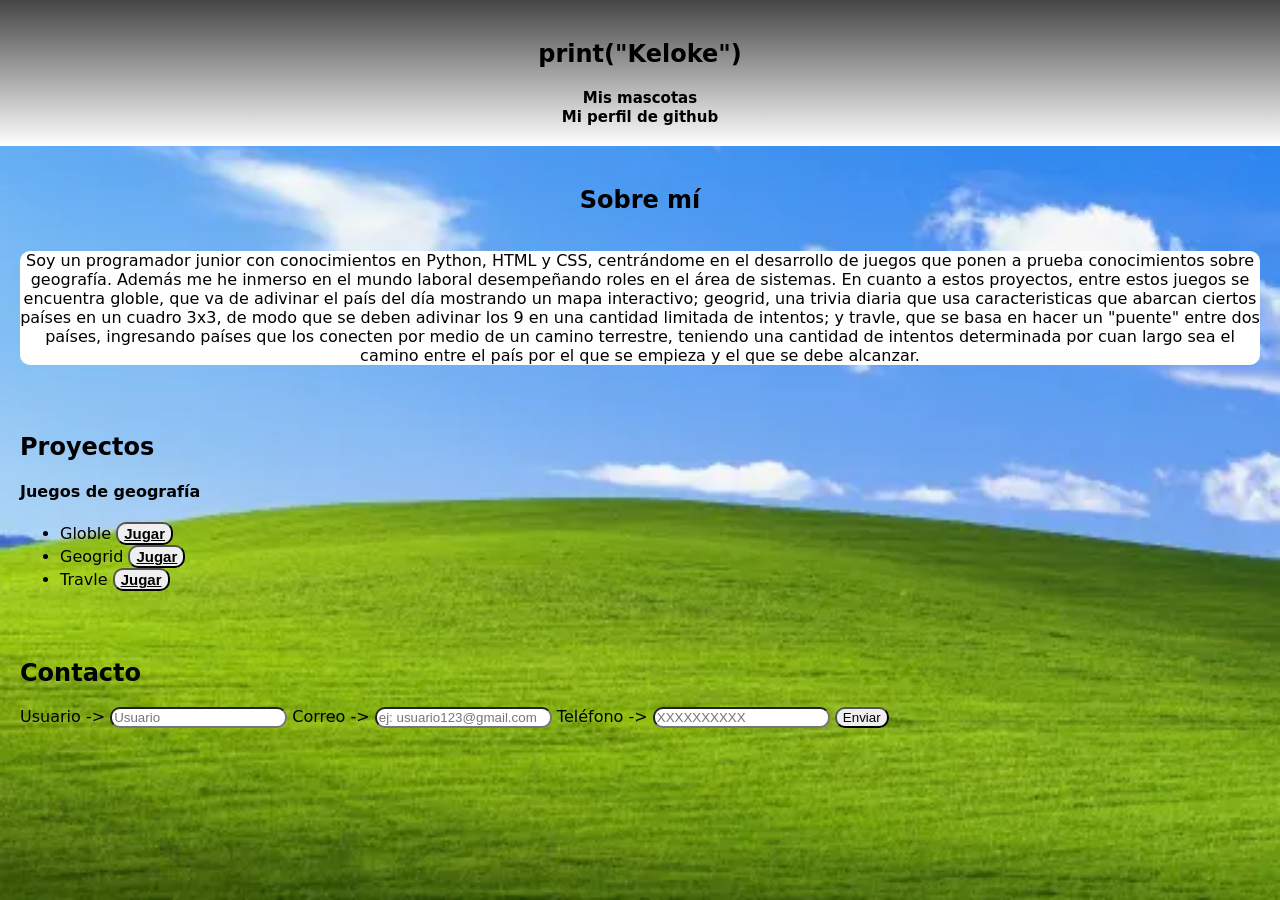
<file: portafolio/index.html>
<!DOCTYPE html>
<html lang="en">
<head>
    <meta charset="UTF-8">
    <meta name="viewport" content="width=device-width, initial-scale=1.0">
    <title>Mi portafolio</title>
    <link rel="stylesheet" href="styles.css">
</head>

<body>
<header>
    <nav>
        <h1>print("Keloke")</h1>
        <div>
            <a class="hover "href="mascotas.html">Mis mascotas</a>
        </div>
        
        <div>
            <a class="hover "href="https://github.com/danielbaneado">Mi perfil de github</a>
        </div>
        
    </nav>
</header>

<section class="portafolio">
    <div class="organize">
        <h2>Sobre mí</h2>
        <p>Soy un programador junior con conocimientos en Python, HTML y CSS, centrándome en el desarrollo de juegos que ponen a prueba conocimientos sobre geografía.
        Además me he inmerso en el mundo laboral desempeñando roles en el área de sistemas. En cuanto a estos proyectos, entre estos juegos se encuentra globle, que va de adivinar
        el país del día mostrando un mapa interactivo; geogrid, una trivia diaria que usa caracteristicas que abarcan ciertos países en un cuadro 3x3, de modo que se deben adivinar los 9
        en una cantidad limitada de intentos; y travle, que se basa en hacer un "puente" entre dos países, ingresando países que los conecten por medio de un camino terrestre,
        teniendo una cantidad de intentos determinada por cuan largo sea el camino entre el país por el que se empieza y el que se debe alcanzar.
        </p>
    </div>

    <div>
        <h2>Proyectos</h2>
        <h4>Juegos de geografía</h4>
        <ul>
            <li>Globle <button class="highlight hover"> <a href="https://globle-game.com">Jugar</a> </button> </li>
            <li>Geogrid <button class="highlight hover"> <a href="https://www.geogridgame.com">Jugar</a> </button> </li>
            <li>Travle <button class="highlight hover"> <a href="https://travle.earth">Jugar</a> </button> </li>
        </ul>
    </div>
        
    <div>
        <h2>Contacto</h2>
        <form>
            <label>
                <span>Usuario -></span>
                <input class="highlight" type="nombre" id="nombre" name="nombre" placeholder="Usuario"/>
            </label>

            <label>
                <span>Correo -></span>
                <input class="highlight" type="correo" id="correo" name="correo" placeholder="ej: usuario123@gmail.com"/>
            </label>
                    
            <label>
                <span>Teléfono -></span>
                <input class="highlight" type="teléfono" id="teléfono" name="teléfono" placeholder="XXXXXXXXXX"/>
            </label>
            <button class="highlight">Enviar</button>
        </form>
    </div>
</section>
</body>

</html>
</file>
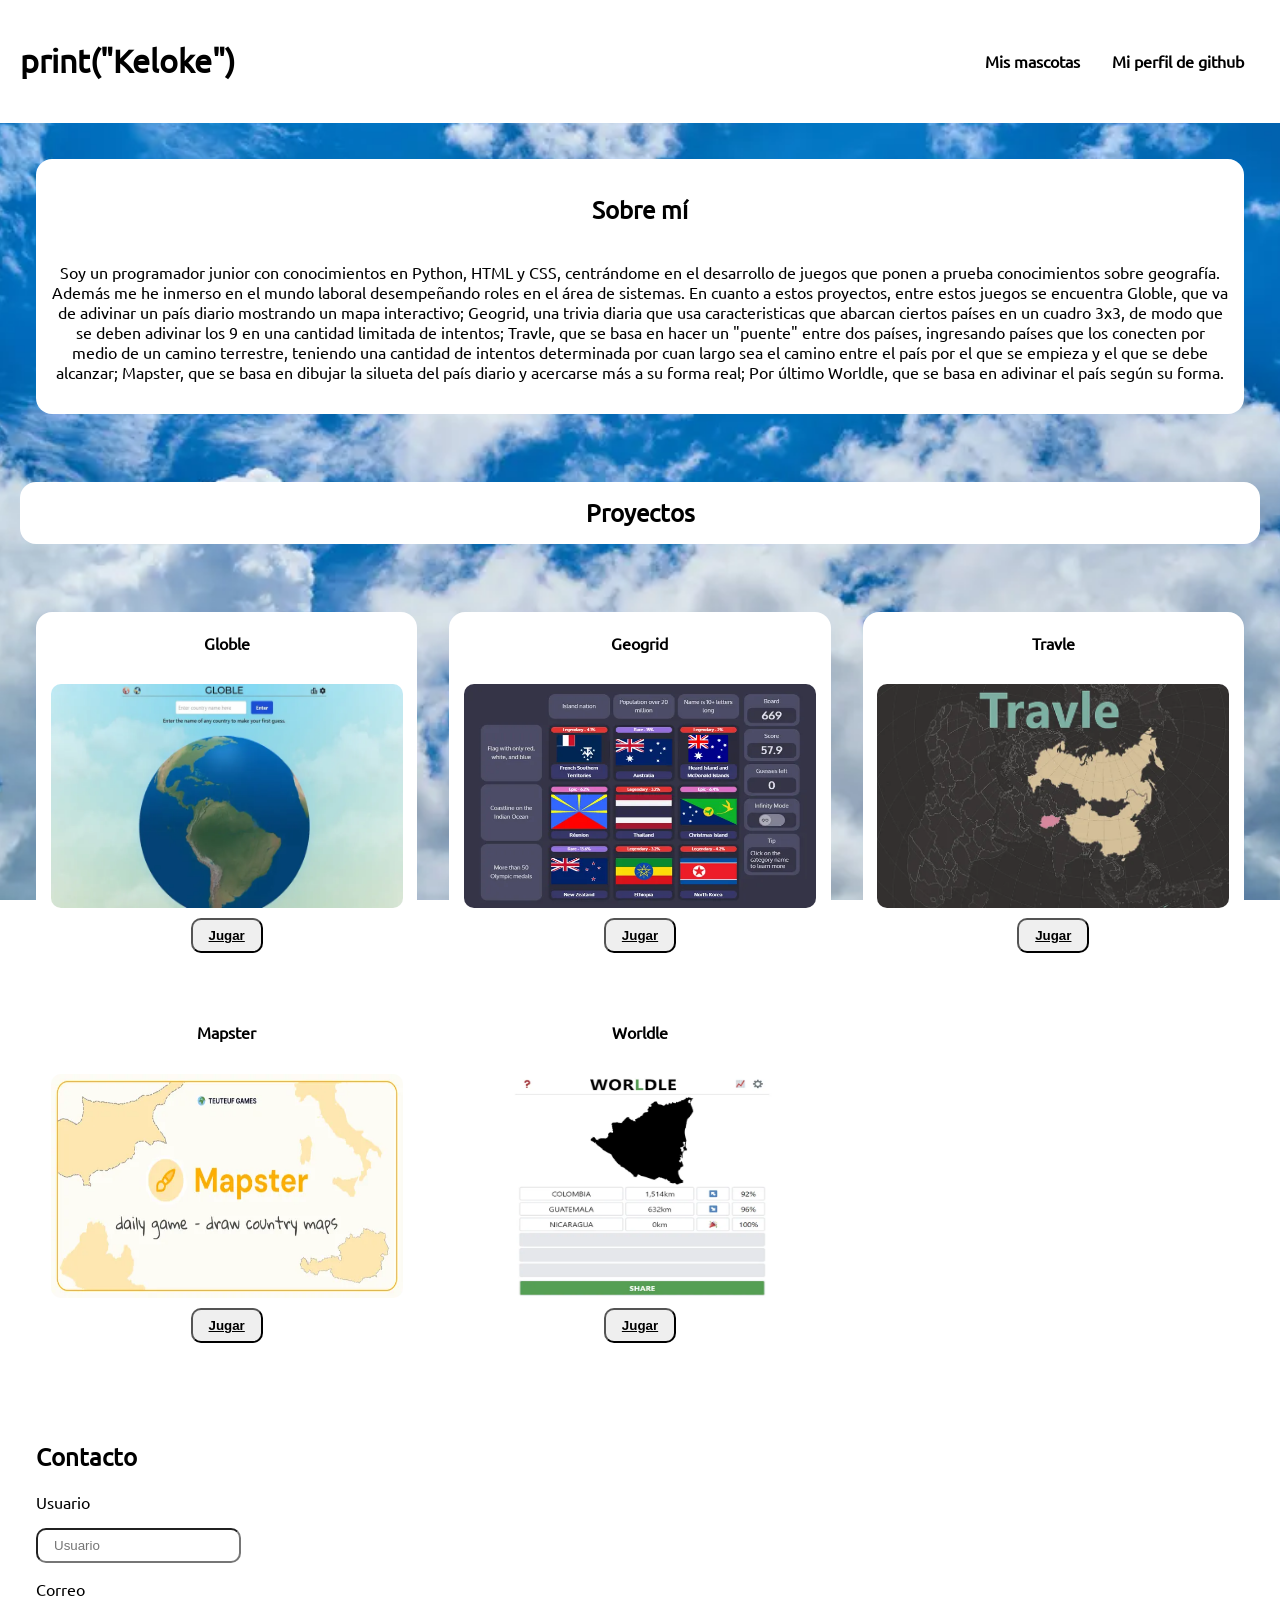
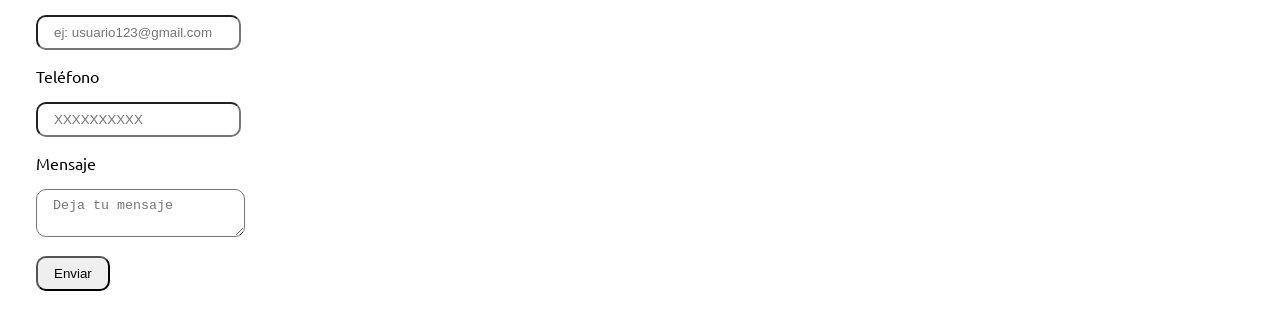
<file: s2/index.html>
<!DOCTYPE html>
<html lang="en">
<head>
    <meta charset="UTF-8">
    <meta name="viewport" content="width=device-width, initial-scale=1.0">
    <title>Mi portafolio</title>
    <link rel="stylesheet" href="styles.css">
</head>

<body>
<header>
    <h1>print("Keloke")</h1>
        <nav>
            <div class="navigation">
                <a class="hover "href="mascotas.html">Mis mascotas</a>
                <a class="hover "href="https://github.com/danielbaneado">Mi perfil de github</a>
            </div>
        </nav>
</header>

<section class="portafolio">
    <div class="organize">
        <h2>Sobre mí</h2>
        <p>Soy un programador junior con conocimientos en Python, HTML y CSS, centrándome en el desarrollo de juegos que ponen a prueba conocimientos sobre geografía.
        Además me he inmerso en el mundo laboral desempeñando roles en el área de sistemas. En cuanto a estos proyectos, entre estos juegos se encuentra Globle, que va de adivinar
        un país diario mostrando un mapa interactivo; Geogrid, una trivia diaria que usa caracteristicas que abarcan ciertos países en un cuadro 3x3, de modo que se deben adivinar los 9
        en una cantidad limitada de intentos; Travle, que se basa en hacer un "puente" entre dos países, ingresando países que los conecten por medio de un camino terrestre,
        teniendo una cantidad de intentos determinada por cuan largo sea el camino entre el país por el que se empieza y el que se debe alcanzar; Mapster, que se basa en dibujar la silueta
        del país diario y acercarse más a su forma real; Por último Worldle, que se basa en adivinar el país según su forma.
        </p>
    </div>
    
    <h2 id="mostrar">Proyectos</h2>
    <div class="proyectos">
            <div class="proyecto">
                <h4>Globle</h4>
                <img src="./images/globle.webp" alt="Globle">
                <button class="highlight hover"> <a href="https://globle-game.com">Jugar</a> </button>
                
            </div>

            <div class="proyecto">
                <h4>Geogrid</h4>
                <img src="./images/geogrid2.webp" alt="Geogrid">
                <button class="highlight hover"> <a href="https://www.geogridgame.com">Jugar</a> </button>
                
            </div>
            
            <div class="proyecto">
                <h4>Travle</h4>
                <img src="./images/travle.webp" alt="Travle">
                <button class="highlight hover"> <a href="https://travle.earth">Jugar</a> </button>
            </div>

            <div class="proyecto">
                <h4>Mapster</h4>
                <img src="./images/mapster.webp" alt="Mapster">
                <button class="highlight hover"> <a href="https://mapster.teuteuf.fr">Jugar</a> </button>
            </div>

            <div class="proyecto">
                <h4>Worldle</h4>
                <img src="./images/worldle.webp" alt="Worldle">
                <button class="highlight hover"> <a href="https://worldle.game">Jugar</a> </button>
            </div>
    </div>
        
    <div class="form">
        <h2>Contacto</h2>
        <form>
            <label>Usuario</label>
            <div class="campo">
                <input class="highlight" type="nombre" id="nombre" name="nombre" placeholder="Usuario"/>
            </div>

            <label>Correo</label>
            <div class="campo">
                    <input class="highlight" type="correo" id="correo" name="correo" placeholder="ej: usuario123@gmail.com"/>
            </div>
            
            <label>Teléfono</label>
            <div class="campo">
                <input class="highlight" type="teléfono" id="teléfono" name="teléfono" placeholder="XXXXXXXXXX"/>
            </div>

            <label>Mensaje</label>
            <div class="campo">
                <textarea class="highlight" id="mensaje" name="mensaje" placeholder="Deja tu mensaje"></textarea>
            </div>
            <button class="highlight">Enviar</button>
        </form>
    </div>
</section>
</body>

</html>
</file>
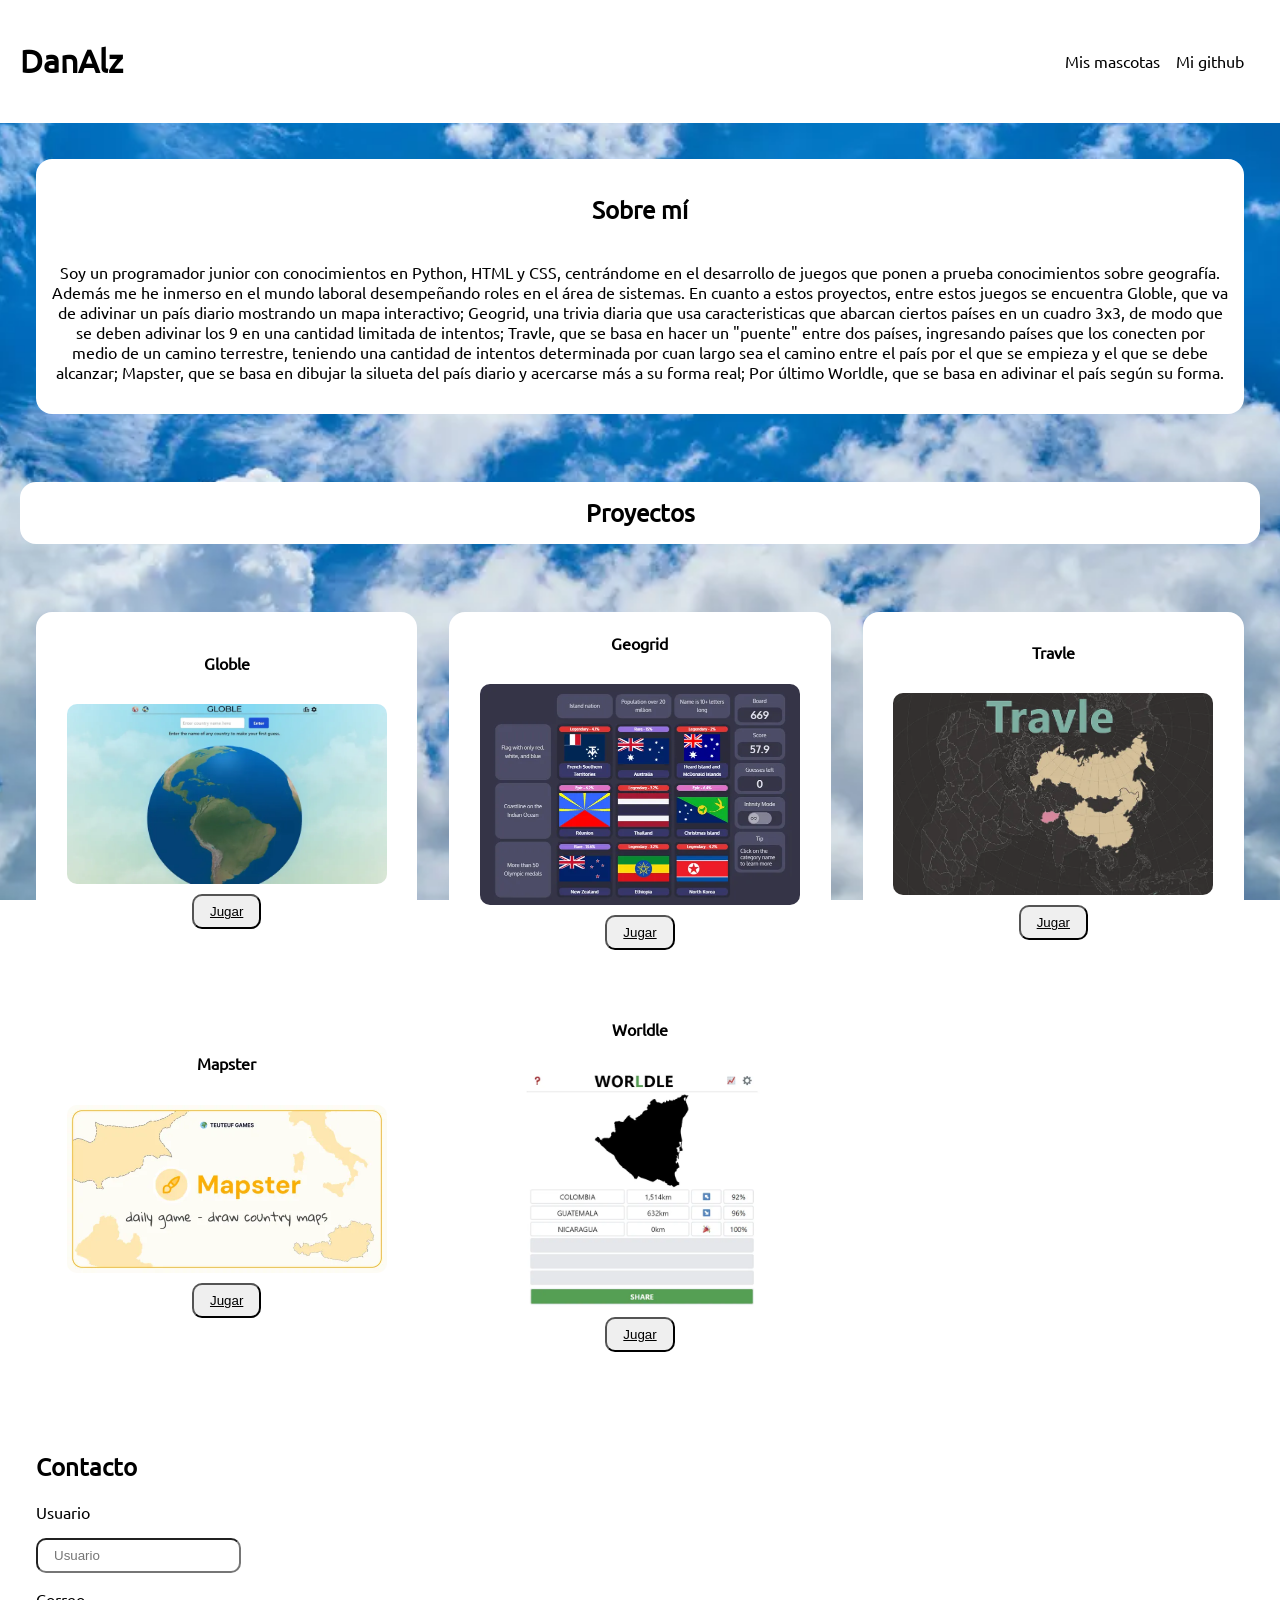
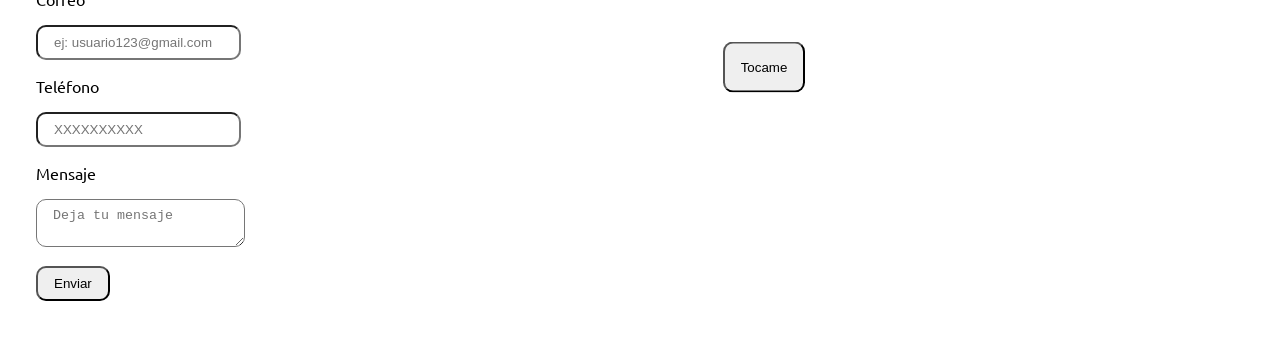
<file: s3/index.html>
<!DOCTYPE html>
<html lang="en">
<head>
    <meta charset="UTF-8">
    <meta name="viewport" content="width=device-width, initial-scale=1.0">
    <title>Mi portafolio</title>
    <link rel="stylesheet" href="styles.css">
</head>

<body>
<header>
    <h1>DanAlz</h1>
        <nav>
            <div class="navigation">
                <a class="hover" href="./mascotas.html">Mis mascotas</a>
                <a class="hover" href="https://github.com/danielbaneado">Mi github</a>
            </div>
        </nav>
</header>

<section class="portafolio">
    <div class="organize">
        <h2>Sobre mí</h2>
        <p>Soy un programador junior con conocimientos en Python, HTML y CSS, centrándome en el desarrollo de juegos que ponen a prueba conocimientos sobre geografía.
        Además me he inmerso en el mundo laboral desempeñando roles en el área de sistemas. En cuanto a estos proyectos, entre estos juegos se encuentra Globle, que va de adivinar
        un país diario mostrando un mapa interactivo; Geogrid, una trivia diaria que usa caracteristicas que abarcan ciertos países en un cuadro 3x3, de modo que se deben adivinar los 9
        en una cantidad limitada de intentos; Travle, que se basa en hacer un "puente" entre dos países, ingresando países que los conecten por medio de un camino terrestre,
        teniendo una cantidad de intentos determinada por cuan largo sea el camino entre el país por el que se empieza y el que se debe alcanzar; Mapster, que se basa en dibujar la silueta
        del país diario y acercarse más a su forma real; Por último Worldle, que se basa en adivinar el país según su forma.
        </p>
    </div>
    
    <h2 id="mostrar">Proyectos</h2>
    <div class="proyectos">
            <div class="proyecto">
                <h4>Globle</h4>
                <img src="./images/globle.webp" alt="Globle">
                <button class="highlight"> <a href="https://globle-game.com">Jugar</a> </button>
            </div>

            <div class="proyecto">
                <h4>Geogrid</h4>
                <img src="./images/geogrid2.webp" alt="Geogrid">
                <button class="highlight"> <a href="https://www.geogridgame.com">Jugar</a> </button>
                
            </div>
            
            <div class="proyecto">
                <h4>Travle</h4>
                <img src="./images/travle.webp" alt="Travle">
                <button class="highlight"> <a href="https://travle.earth">Jugar</a> </button>
            </div>

            <div class="proyecto">
                <h4>Mapster</h4>
                <img src="./images/mapster.webp" alt="Mapster">
                <button class="highlight"> <a href="https://mapster.teuteuf.fr">Jugar</a> </button>
            </div>

            <div class="proyecto">
                <h4>Worldle</h4>
                <img src="./images/worldle.webp" alt="Worldle">
                <button class="highlight"> <a href="https://worldle.game">Jugar</a> </button>
            </div>
    </div>
        
    <div class="form">
        <h2>Contacto</h2>
        <form>
            <label>Usuario</label>
            <div class="campo">
                <input class="highlight" type="nombre" id="nombre" name="nombre" placeholder="Usuario"/>
            </div>

            <label>Correo</label>
            <div class="campo">
                    <input class="highlight" type="correo" id="correo" name="correo" placeholder="ej: usuario123@gmail.com"/>
            </div>
            
            <label>Teléfono</label>
            <div class="campo">
                <input class="highlight" type="teléfono" id="teléfono" name="teléfono" placeholder="XXXXXXXXXX"/>
            </div>

            <label>Mensaje</label>
            <div class="campo">
                <textarea class="highlight" id="mensaje" name="mensaje" placeholder="Deja tu mensaje"></textarea>
            </div>
            <button class="highlight">Enviar</button>
        </form>
        <div class="evento">
            <button class="highlight" id="hidden">Tocame</button>
            <img class="goku" src="./images/goku.jpeg" alt="Goku">
        </div>
    </div>
<script src= "script.js"></script>
</body>

</html>
</file>
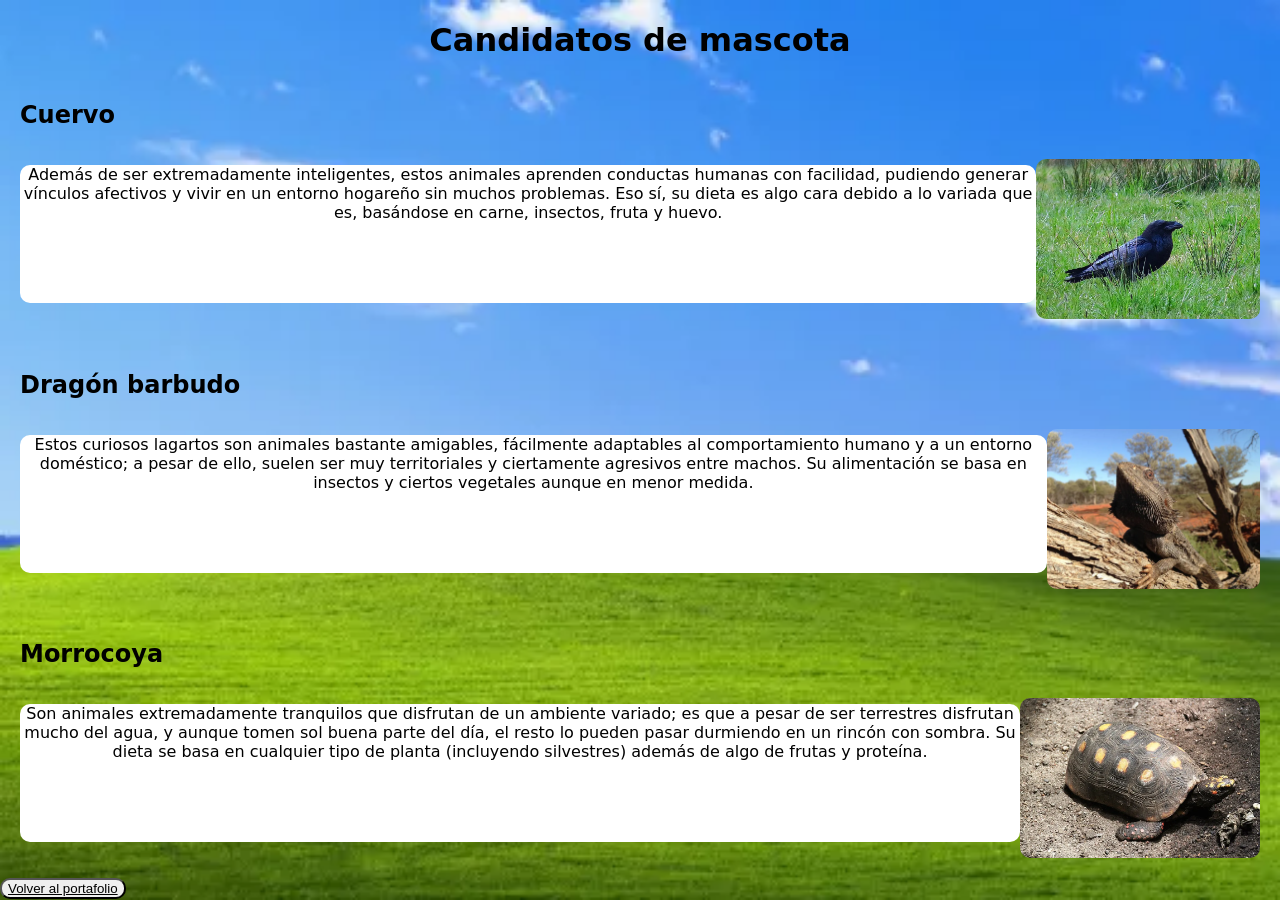
<file: portafolio/mascotas.html>
<!DOCTYPE html>
<html lang="en">
<head>
    <meta charset="UTF-8">
    <meta name="viewport" content="width=device-width, initial-scale=1.0">
    <title>Mascotas</title>
    <link rel="stylesheet" href="styles.css">
</head>

<body>
    <h1>Candidatos de mascota</h1>
    <section class="mascotas portafolio">
        <div>
            <h2>Cuervo</h2>
            <article>
                <p>
                Además de ser extremadamente inteligentes, estos animales aprenden conductas humanas con facilidad, pudiendo generar vínculos afectivos y vivir en un entorno hogareño sin muchos problemas. Eso sí, su dieta es algo cara debido a lo variada que es, basándose en carne, insectos, fruta y huevo.
                </p>
                <img src="./images/cuervo.webp" alt="cuervo" class="cuervo">
            </article>
        </div>
        <div>
            <h2/h2>Dragón barbudo</h2>
            <article>
                <p>
                Estos curiosos lagartos son animales bastante amigables, fácilmente adaptables al comportamiento humano y a un entorno doméstico; a pesar de ello, suelen ser muy territoriales y ciertamente agresivos entre machos. Su alimentación se basa en insectos y ciertos vegetales aunque en menor medida.
                </p>
                <img src="./images/dragon_barbudo.webp" alt="dragon_barbudo" class="dragon_barbudo">
            </article>
        </div>
        <div>
            <h2/h2>Morrocoya</h2>
            <article>
                <p>
                Son animales extremadamente tranquilos que disfrutan de un ambiente variado; es que a pesar de ser terrestres disfrutan mucho del agua, y aunque tomen sol buena parte del día, el resto lo pueden pasar durmiendo en un rincón con sombra. Su dieta se basa en cualquier tipo de planta (incluyendo silvestres) además de algo de frutas y proteína.
                </p>
                <img src="./images/morrocoya.webp" alt="morrocoya" class="morrocoya">
            </article>
        </div>
    </section>
    <button class="highlight">
        <a href="index.html">Volver al portafolio</a>
    </button>
   
</body>
</file>
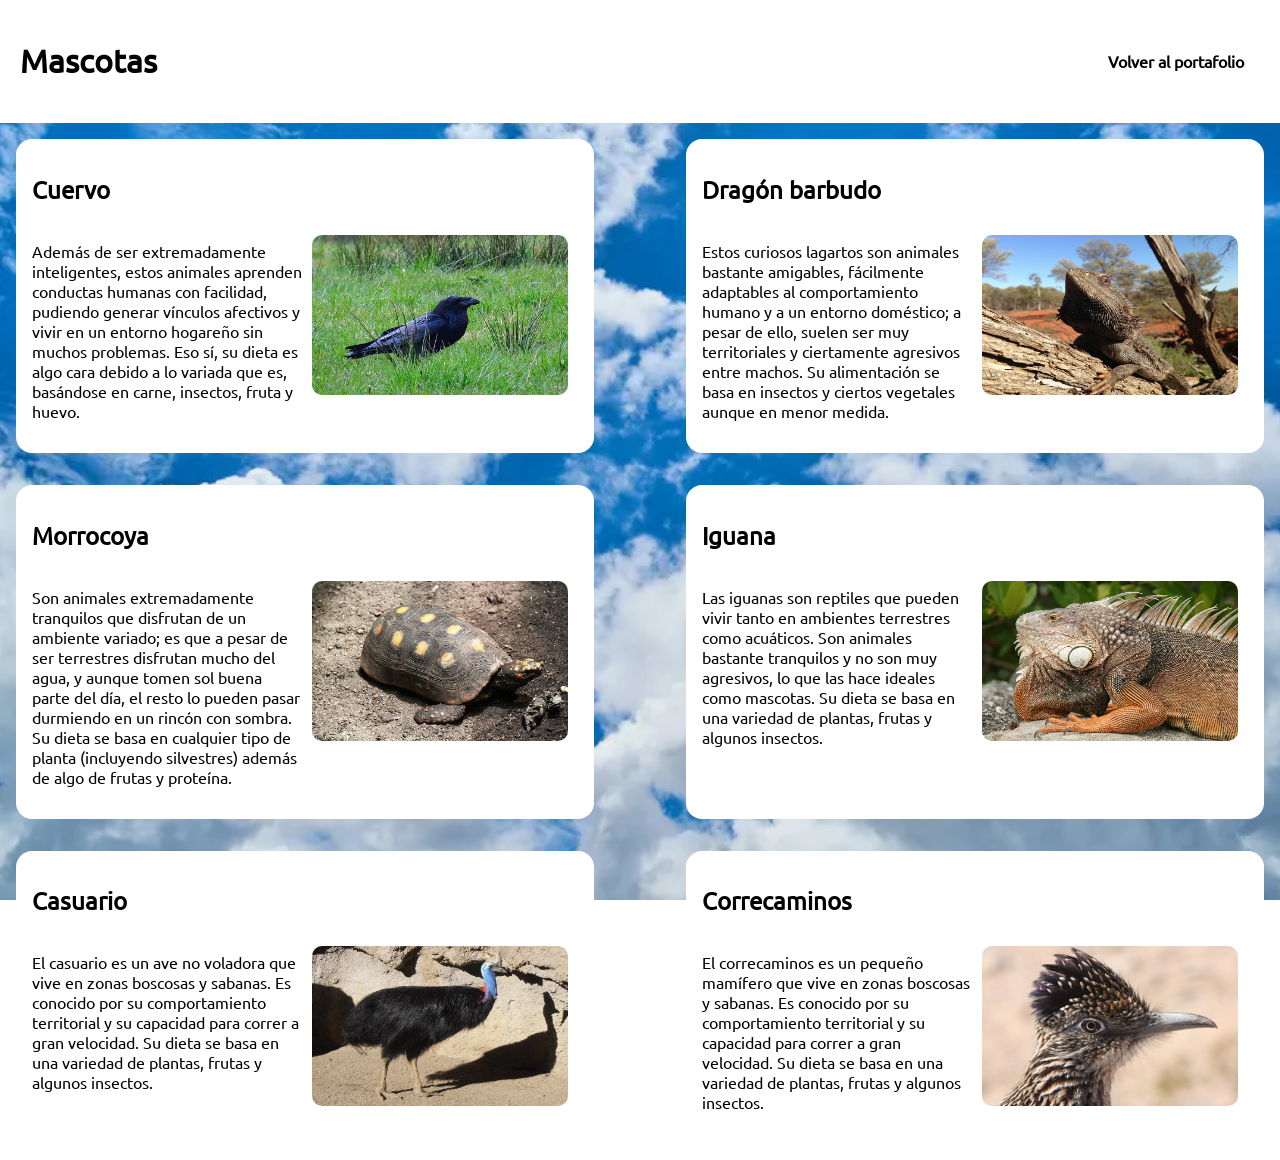
<file: s2/mascotas.html>
<!DOCTYPE html>
<html lang="en">
<head>
    <meta charset="UTF-8">
    <meta name="viewport" content="width=device-width, initial-scale=1.0">
    <title>Mascotas</title>
    <link rel="stylesheet" href="styles.css">
</head>

<body>
<header>
    <h1>Mascotas</h1>
        <nav>
            <div class="navigation">
                <a class="hover" href="index.html">Volver al portafolio</a>
        </div>
    </nav>
</header>
    <section class="grid">
        <div class="mascotas">
            <h2>Cuervo</h2>
            <article class="align">
                <p class="paragraph">
                Además de ser extremadamente inteligentes, estos animales aprenden conductas humanas con facilidad, pudiendo generar vínculos afectivos y vivir en un entorno hogareño sin muchos problemas. Eso sí, su dieta es algo cara debido a lo variada que es, basándose en carne, insectos, fruta y huevo.
                </p>
                <img class="animales" src="./images/cuervo.webp" alt="cuervo" class="cuervo">
            </article>
        </div>
        <div class="mascotas invert">
            <h2>Dragón barbudo</h2>
            <article class="align">
                <p class="paragraph">
                Estos curiosos lagartos son animales bastante amigables, fácilmente adaptables al comportamiento humano y a un entorno doméstico; a pesar de ello, suelen ser muy territoriales y ciertamente agresivos entre machos. Su alimentación se basa en insectos y ciertos vegetales aunque en menor medida.
                </p>
                <img class="animales" src="./images/dragon_barbudo.webp" alt="dragon_barbudo" class="dragon_barbudo">
            </article>
        </div>

        <div class="mascotas">
            <h2>Morrocoya</h2>
            <article class="align">
                <p class="paragraph">
                Son animales extremadamente tranquilos que disfrutan de un ambiente variado; es que a pesar de ser terrestres disfrutan mucho del agua, y aunque tomen sol buena parte del día, el resto lo pueden pasar durmiendo en un rincón con sombra. Su dieta se basa en cualquier tipo de planta (incluyendo silvestres) además de algo de frutas y proteína.
                </p>
                <img class="animales" src="./images/morrocoya.webp" alt="morrocoya" class="morrocoya">
            </article>
        </div>

        <div class="mascotas">
            <h2>Iguana</h2>
            <article class="align">
                <p class="paragraph">
                Las iguanas son reptiles que pueden vivir tanto en ambientes terrestres como acuáticos. Son animales bastante tranquilos y no son muy agresivos, lo que las hace ideales como mascotas. Su dieta se basa en una variedad de plantas, frutas y algunos insectos.
                </p>
                <img class="animales" src="./images/iguana.webp" alt="iguana" class="iguana">
            </article>
        </div>

        <div class="mascotas">
            <h2>Casuario</h2>
            <article class="align">
                <p class="paragraph">
                El casuario es un ave no voladora que vive en zonas boscosas y sabanas. Es conocido por su comportamiento territorial y su capacidad para correr a gran velocidad. Su dieta se basa en una variedad de plantas, frutas y algunos insectos.
                </p>
                <img class="animales" src="./images/casuario2.webp" alt="casuario" class="casuario">
            </article>
        </div>

        <div class="mascotas">
            <h2>Correcaminos</h2>
            <article class="align">
                <p class="paragraph">
                El correcaminos es un pequeño mamífero que vive en zonas boscosas y sabanas. Es conocido por su comportamiento territorial y su capacidad para correr a gran velocidad. Su dieta se basa en una variedad de plantas, frutas y algunos insectos.
                </p>
                <img class="animales" src="./images/correcaminos.webp" alt="correcaminos" class="correcaminos">
            </article>
        </div>
    </section>

</body>
</file>
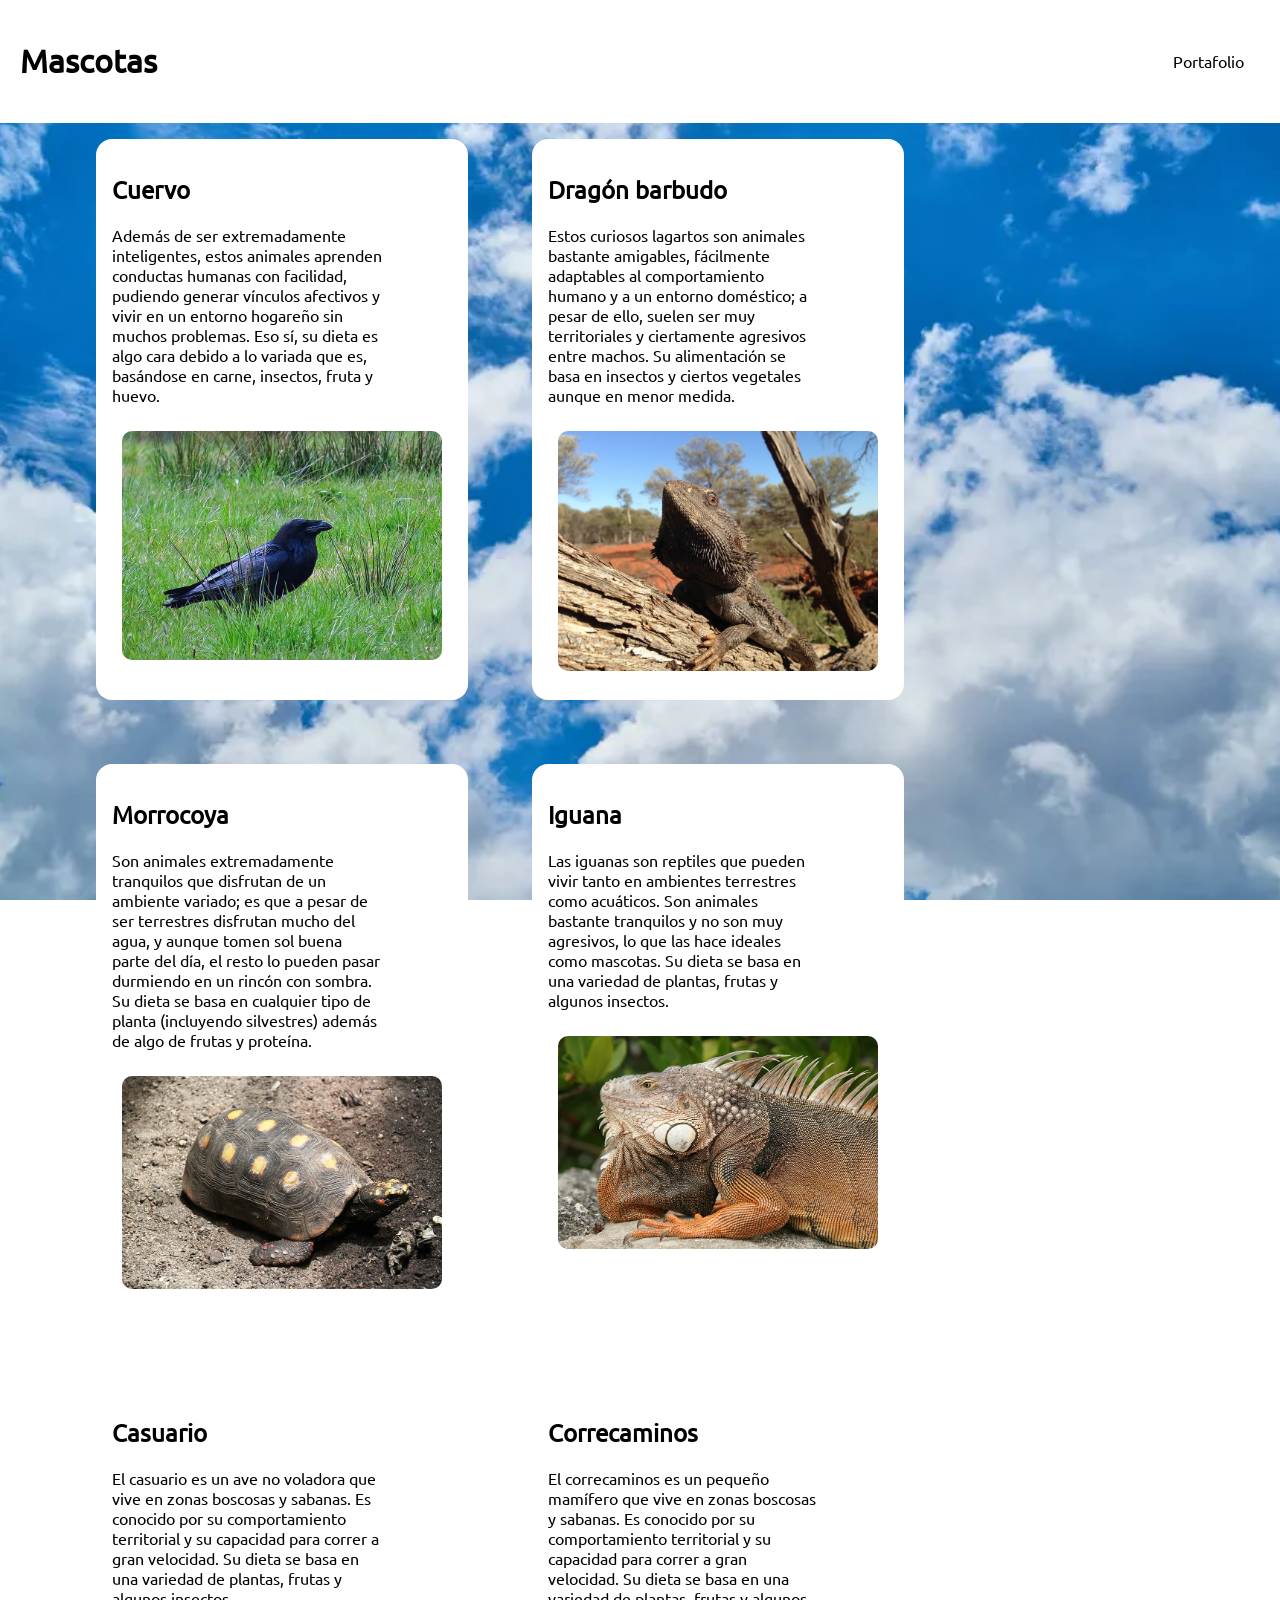
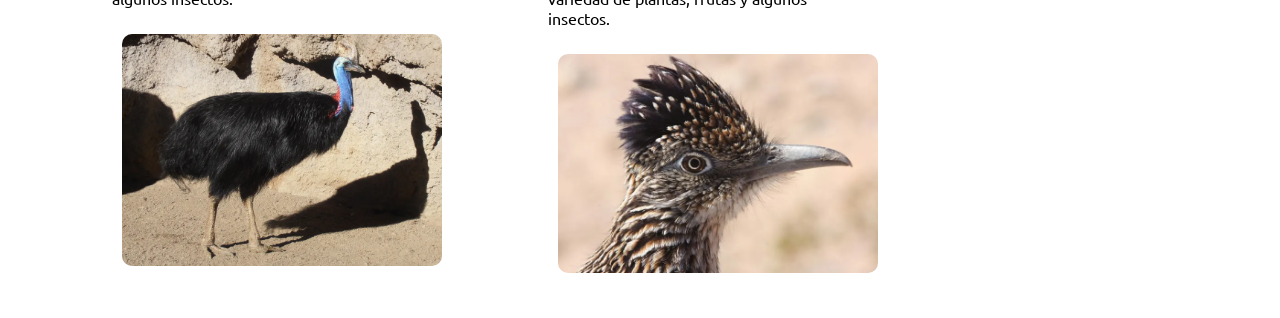
<file: s3/mascotas.html>
<!DOCTYPE html>
<html lang="en">
<head>
    <meta charset="UTF-8">
    <meta name="viewport" content="width=device-width, initial-scale=1.0">
    <title>Mascotas</title>
    <link rel="stylesheet" href="styles.css">
</head>

<body>
<header>
    <h1>Mascotas</h1>
        <nav>
            <div class="navigation">
                <a class="hover" href="index.html">Portafolio</a>
        </div>
    </nav>
</header>
    <section class="grid">
        <div class="mascotas">
            <h2>Cuervo</h2>
            <article class="align">
                <p class="paragraph">
                Además de ser extremadamente inteligentes, estos animales aprenden conductas humanas con facilidad, pudiendo generar vínculos afectivos y vivir en un entorno hogareño sin muchos problemas. Eso sí, su dieta es algo cara debido a lo variada que es, basándose en carne, insectos, fruta y huevo.
                </p>
                <img class="animales" src="./images/cuervo.webp" alt="cuervo" class="cuervo">
            </article>
        </div>
        <div class="mascotas invert">
            <h2>Dragón barbudo</h2>
            <article class="align">
                <p class="paragraph">
                Estos curiosos lagartos son animales bastante amigables, fácilmente adaptables al comportamiento humano y a un entorno doméstico; a pesar de ello, suelen ser muy territoriales y ciertamente agresivos entre machos. Su alimentación se basa en insectos y ciertos vegetales aunque en menor medida.
                </p>
                <img class="animales" src="./images/dragon_barbudo.webp" alt="dragon_barbudo" class="dragon_barbudo">
            </article>
        </div>

        <div class="mascotas">
            <h2>Morrocoya</h2>
            <article class="align">
                <p class="paragraph">
                Son animales extremadamente tranquilos que disfrutan de un ambiente variado; es que a pesar de ser terrestres disfrutan mucho del agua, y aunque tomen sol buena parte del día, el resto lo pueden pasar durmiendo en un rincón con sombra. Su dieta se basa en cualquier tipo de planta (incluyendo silvestres) además de algo de frutas y proteína.
                </p>
                <img class="animales" src="./images/morrocoya.webp" alt="morrocoya" class="morrocoya">
            </article>
        </div>

        <div class="mascotas">
            <h2>Iguana</h2>
            <article class="align">
                <p class="paragraph">
                Las iguanas son reptiles que pueden vivir tanto en ambientes terrestres como acuáticos. Son animales bastante tranquilos y no son muy agresivos, lo que las hace ideales como mascotas. Su dieta se basa en una variedad de plantas, frutas y algunos insectos.
                </p>
                <img class="animales" src="./images/iguana.webp" alt="iguana" class="iguana">
            </article>
        </div>

        <div class="mascotas">
            <h2>Casuario</h2>
            <article class="align">
                <p class="paragraph">
                El casuario es un ave no voladora que vive en zonas boscosas y sabanas. Es conocido por su comportamiento territorial y su capacidad para correr a gran velocidad. Su dieta se basa en una variedad de plantas, frutas y algunos insectos.
                </p>
                <img class="animales" src="./images/casuario2.webp" alt="casuario" class="casuario">
            </article>
        </div>

        <div class="mascotas">
            <h2>Correcaminos</h2>
            <article class="align">
                <p class="paragraph">
                El correcaminos es un pequeño mamífero que vive en zonas boscosas y sabanas. Es conocido por su comportamiento territorial y su capacidad para correr a gran velocidad. Su dieta se basa en una variedad de plantas, frutas y algunos insectos.
                </p>
                <img class="animales" src="./images/correcaminos.webp" alt="correcaminos" class="correcaminos">
            </article>
        </div>
    </section>

</body>
</file>
<file: portafolio/styles.css>
*{
    box-sizing: border-box;
    color: black;
}

section{
    display: flex;
    justify-content: space-between;
    gap: 2rem;
}
.portafolio{
    display: flex;
    justify-content: space-between;
    gap: 2rem;
    flex-direction: column;
}
img
{
    width: 15rem;
    height: 10rem;
    margin: 10px 0 0 0;
    border-radius: 10px;
}
article{
    display: flex;
}
h1{
    text-align: center;
}
body{
    background-image: url(images/windows_xp.webp);
    background-size: cover;
    background-attachment: fixed;
    font-family:system-ui, -apple-system, BlinkMacSystemFont, 'Segoe UI', Roboto, Oxygen, Ubuntu, Cantarell, 'Open Sans', 'Helvetica Neue', sans-serif;
    text-align: left;
    margin: 0;
}
.highlight{
    border-radius: 10px;
}
.organize{
    display: flex;flex-wrap: wrap; gap: 1px; justify-content: center; text-align: center;
}
header{
    background: linear-gradient(#454545, white);
    padding: 20px;
    text-align: center;
    color: white;
}
.hover{
    text-decoration: none;
    font-size: 15px;
    font-weight: 600;
}
.hover:hover{
    text-decoration: underline;
    color: grey;
}
.portafolio{
    margin: 20px
}
p{
    background-color: white;
    border-radius: 10px;
    text-align: center;
}
</file>
<file: s2/styles.css>
*{
    box-sizing: border-box;
    color: black;
}

@font-face {
    font-family: 'ubuntu';
    src: url(/s2/fonts/Ubuntu-Regular.ttf);
}

section{
    display: flex;
    justify-content: space-between;
    gap: 2rem;
}
.portafolio{
    display: flex;
    justify-content: space-between;
    gap: 2rem;
    flex-direction: column;
    margin: 20px;
}
img
{
    width: 22rem;
    height: 14rem;
    margin: 10px 10px 10px 10px;
    border-radius: 10px;
}
article{
    display: flex;
}
body{
    background-image: url(images/sky.webp);
    background-size: cover;
    background-attachment: fixed;
    background-position: center;
    background-repeat: no-repeat;
    font-family: 'ubuntu';
    text-align: left;
    margin: 0;
}
.highlight{
    border-radius: 10px;
    padding: 0.5rem 1rem;
}
.organize{
    background-color: white;
    display: flex;
    flex-wrap: wrap; 
    gap: 1px; 
    justify-content: center; 
    text-align: center;
    border-radius: 1rem;
    padding: 1rem;
    margin: 1rem;
}
header{
    width: 100vw;
    background: white;
    padding: 20px;
    justify-content: center;
    text-align: center;
    display: flex;
    font-size: 1rem;
}
.hover{
    text-decoration: none;
    font-weight: 600;
}
.hover:hover{
    text-decoration: underline;
    color: grey;
}
.navigation{
    width: 100%;
    display: flex;
    gap: 2rem;
    justify-content: right;
    padding: 1rem;
}
nav{
    display: flex;
    width: 100%;
    justify-content: end;
    align-items: center;
}
.mascotas{
    background-color: white;
    padding: 1rem;
    border-radius: 1rem;
}
.form{
    background-color: white;
    padding: 1rem;
    border-radius: 1rem;
}
.campo{
    margin: 1rem 0;
}
.proyecto{
    display: flex;
    flex-direction: column;
    background-color: white;
    margin: 1rem;
    border-radius: 1rem;
    justify-content: center;
    align-items: center;
    text-align: center;
    padding-bottom: 1rem;
}
.proyectos{
    display: grid;
    grid-template-columns: repeat(3, 1fr);
}
.grid{
    display: grid;
    grid-template-columns: repeat(3, 1fr);
    padding: 1rem;
    display: flex; 
    flex-wrap: wrap;
}
.align{
    width: 100%;
    justify-content: space-around;
}
.paragraph{
    text-size-adjust: initial;
    width: 50ch;
}
#mostrar{
    background-color: white;
    text-align: center;
    border-radius: 1rem;
    padding: 1rem;
}
@media (min-width: 768px) {
    .grid {
        grid-template-columns: repeat(3, 1fr);
    }
    .paragraph{
        width: 30ch;
    }
    .animales{
        width: 16rem;
        height: 10rem;
    }
}
@media (max-width: 1250px) {
    .grid {
        grid-template-columns: repeat(1, 1fr);
    }
    .proyectos{
        grid-template-columns: repeat(2, 1fr);
    }
    .paragraph{
        width: 40ch;
    }
}
</file>
<file: s3/styles.css>
*{
box-sizing: border-box; color: black;
}
@font-face {font-family: 'ubuntu'; src: url(/s2/fonts/Ubuntu-Regular.ttf);}
.portafolio{
    display: flex; 
    justify-content: space-between; 
    gap: 2rem; 
    flex-direction: column; 
    margin: 20px;
}
img
{
    max-width: 100%; 
    height: auto; 
    width: 20rem; 
    margin: 10px 10px 10px 10px; 
    border-radius: 10px;
}
body{
    background-image: url(images/sky.webp); 
    background-size: cover; 
    background-attachment: fixed; 
    background-position: center; 
    background-repeat: no-repeat; 
    font-family: 'ubuntu'; 
    text-align: left; 
    margin: 0;
    font-size: 1rem;
}
.highlight{
    border-radius: 10px; 
    padding: 0.5rem 1rem;
}
.organize{
    background-color: white; 
    display: flex; 
    flex-wrap: wrap;  
    gap: 1px; 
    justify-content: center; 
    text-align: center; 
    border-radius: 1rem; 
    padding: 1rem; 
    margin: 1rem;
}
header{
    width: 100vw; 
    background: white; 
    padding: 20px; 
    justify-content: center; 
    text-align: center; 
    display: flex; 
    font-size: 1rem;
}
.hover{
    text-decoration: none; 
    font-weight: 400;
}
.hover:hover{
    background-color: black;
    color: white;
    border-radius: 1rem;
    padding: 0.5rem;
}
.navigation{
    display: flex; 
    gap: 1rem;
}
nav{
    display: flex; 
    max-width: 100%; 
    width: 100%; 
    justify-content: end; 
    align-items: center; 
    padding: 1rem;
}
.mascotas, .form{
    background-color: white; 
    padding: 1rem; 
    border-radius: 1rem;
    position: relative;
}
.campo{
    margin: 1rem 0;
}
.proyecto{
    display: flex; 
    flex-direction: column; 
    background-color: white; 
    margin: 1rem; 
    border-radius: 1rem; 
    justify-content: center; 
    align-items: center; 
    text-align: center; 
    padding-bottom: 1rem;
}
.proyectos, .grid{
    display: grid; 
    grid-template-columns: repeat(3, 1fr);
}
.grid{
    padding: 1rem; 
    display: flex; 
    flex-wrap: wrap; 
    gap: 4rem;
    padding-left: 6rem;
}
.align{
    width: 100%; 
    justify-content: space-around;
    flex-direction: column;
    align-items: center;
}
.paragraph{
    text-size-adjust: initial; 
    width: 30ch;
}
#mostrar{
    background-color: white; 
    text-align: center; 
    border-radius: 1rem; 
    padding: 1rem;
}
#hidden{
    margin: 1rem; 
    padding: 1rem;
}
.evento{
    display: flex; 
    gap: 1rem;
    justify-content: center; 
    align-items: center; 
    position: absolute;
    top: 50%;
    left: 60%;
    transform: translate(-50%, -50%);
    width: 100%;
}
.goku{
    display: none;
}
@media (max-width: 1024px) {
    .grid, .proyectos{
        grid-template-columns: repeat(2, 1fr);
    }
    .grid{
        justify-content: center;
        padding-left: 0;
    }
}
@media (max-width: 768px) {
    .grid, .proyectos{
        grid-template-columns: repeat(2, 1fr);
    }
    img{
        width: 15rem;
    }
    .grid{
        justify-content: center;
        padding-left: 0;
    }
}
@media (max-width: 425px) {
    .grid, .proyectos{
        grid-template-columns: repeat(1, 1fr);
    }
    .grid{
        justify-content: center;
        padding-left: 1rem;
    }
}
</file>
